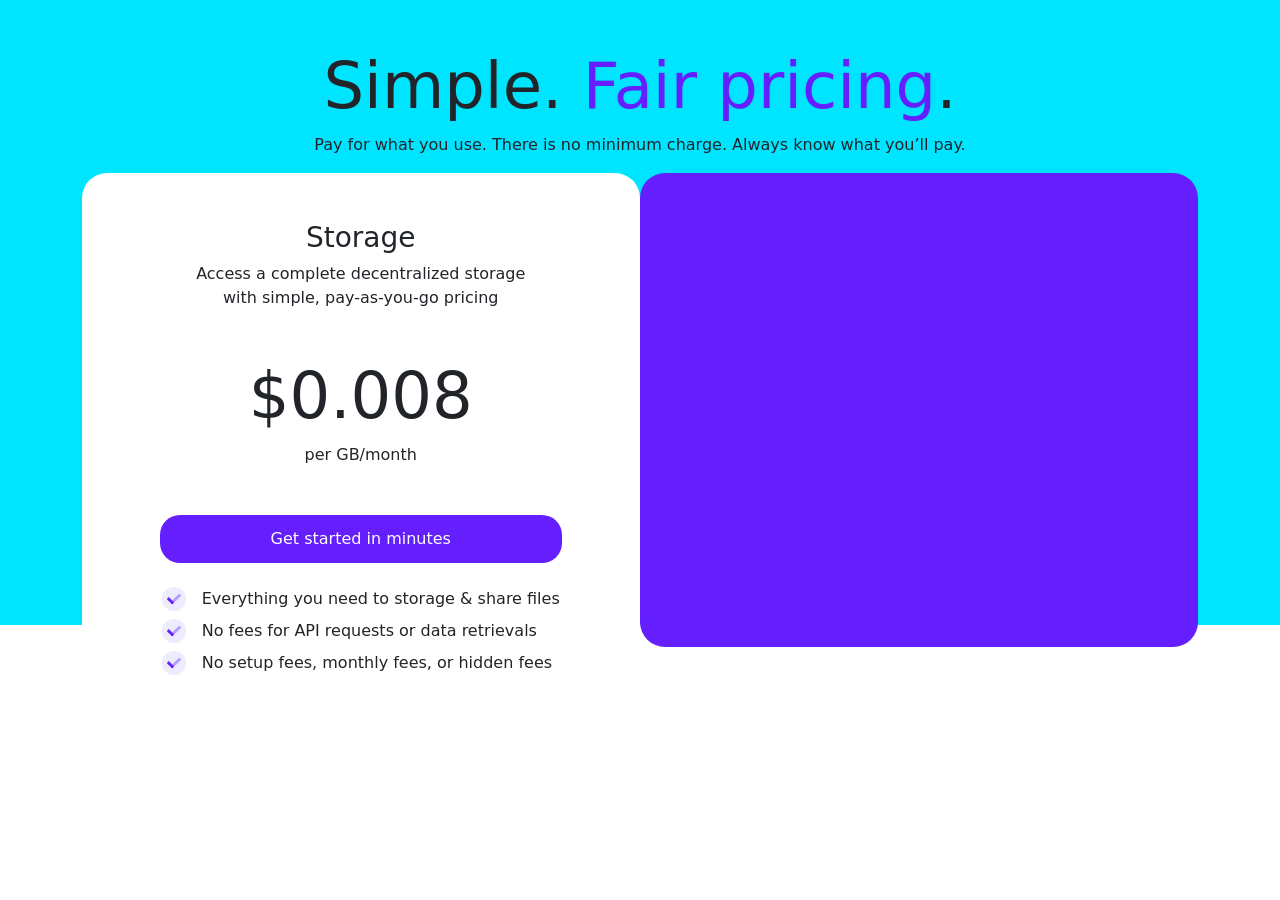
<file: Bootstrap/index.html>
<!DOCTYPE html>
<html lang="en">
<head>
    <meta charset="UTF-8">
    <meta name="viewport" content="width=device-width, initial-scale=1.0">
    <link href="https://cdn.jsdelivr.net/npm/bootstrap@5.3.8/dist/css/bootstrap.min.css" rel="stylesheet" integrity="sha384-sRIl4kxILFvY47J16cr9ZwB07vP4J8+LH7qKQnuqkuIAvNWLzeN8tE5YBujZqJLB" crossorigin="anonymous">
    <title>Document</title>
     <link rel="stylesheet" href="styles.css">
    <script src="https://cdn.jsdelivr.net/npm/bootstrap@5.3.8/dist/js/bootstrap.bundle.min.js" integrity="sha384-FKyoEForCGlyvwx9Hj09JcYn3nv7wiPVlz7YYwJrWVcXK/BmnVDxM+D2scQbITxI" crossorigin="anonymous"></script>
</head>
<body>
    <section class="central">
    <div class="container">
        
    </div>
    </section>
   
    <div class="simple" >
        <div class="pt-5 text-center">
            <h2>
                Simple. <span class="Primary">Fair pricing</span>.
            </h2>
            <p>Pay for what you use. There is no minimum charge. Always know what you’ll pay.</p>
        </div>

        <div class="container">
            <div class="banerwrapper d-flex flex-lg-row  justify-content-center flex-sm-column" >
                <div class="storage-wrapper d-flex flex-column align-items-lg-center ">
                     <h3 class="mt-5">
                    Storage
                </h3>
                <p class="mb-5 text-center">
                  <span class="d-lg-block"> Access a complete decentralized storage </span>
                  <span> with simple, pay-as-you-go pricing</span>
                </p>
               <h2>
                $0.008
               </h2>
               <p class="mb-5">
                per GB/month
               </p>
               <div class="my-btn mb-4">
                <a  href="#">Get started in minutes</a>
               </div>
               <div class="storage-img ">
                    <div class="d-flex gap-3 pb-2">
                     <img src="./Group 221.svg">
                     <span>Everything you need to storage & share files</span>
                    </div>

                    <div class="d-flex gap-3 pb-2">
                     <img src="./Group 221.svg">
                     <span>No fees for API requests or data retrievals</span>
                    </div>

                    <div class="d-flex gap-3">
                     <img src="./Group 221.svg">
                     <span>No setup fees, monthly fees, or hidden fees</span>
                    </div>
               </div>
            </div>
             
            
                <div class="transfer">

                </div>
            </div>
        </div>
    </div>
</body>
</html>
</file>
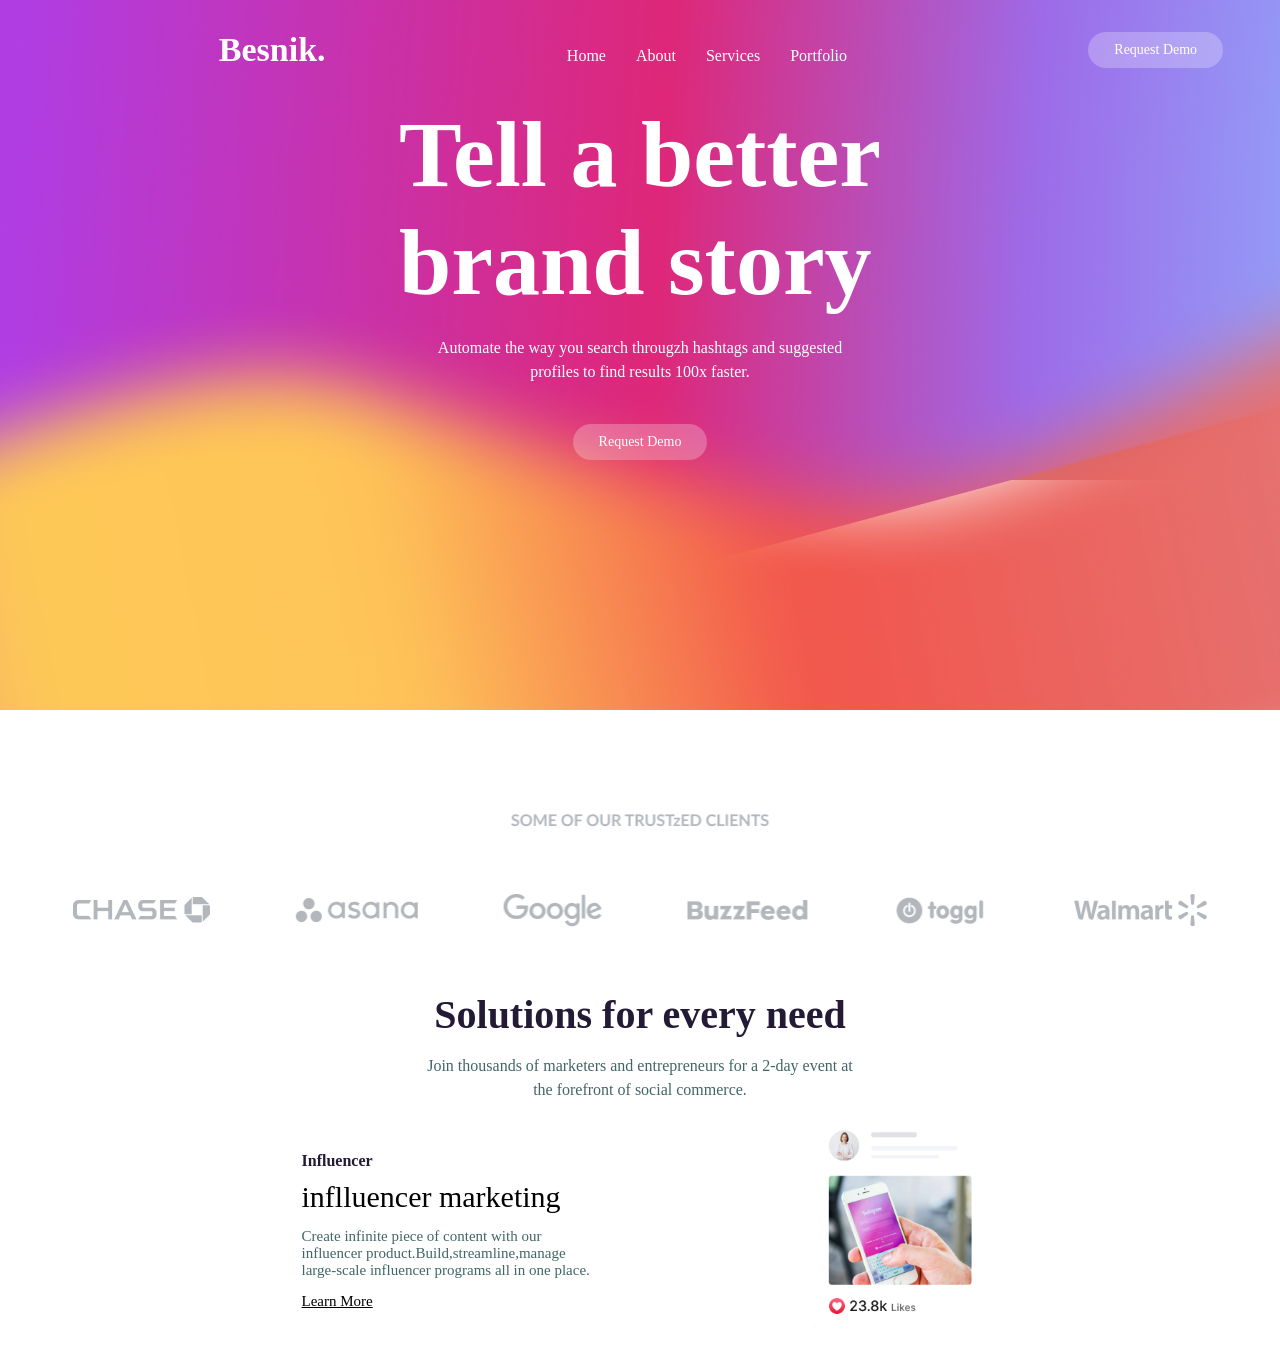
<file: class work 2/index.html>
<!DOCTYPE html>
<html lang="en">
<head>
    <meta charset="UTF-8">
    <meta name="viewport" content="width=device-width, initial-scale=1.0">
    <title>Document</title>
    <link rel="stylesheet" href="./styles.css">
</head>
<body>
    <div class="img-bg">
    <header>
        <div class="navbar">
            <div class="logo">
                <label>Besnik.</label>
            </div>
            <div class="nav-links">
             <a href="#">Home</a>
             <a href="#">About</a>
             <a href="#">Services</a>
             <a href="#">Portfolio</a>
            </div>
            <span class="nav-btn">Request Demo</span>     
    </div>
    </header>
    <div class="content">
        <h1>Tell a better <br>brand story</h1>
        <p>Automate the way you search througzh hashtags and suggested<br>
        profiles to find results 100x faster.
    </p>
    <span class="nav-btn">Request Demo</span>  
    </div>
    </div>
<div class="main-wrap">
    <div class="partners">
        <img src="./partners.png" alt="google logo">
          <h2>Solutions for every need</h2>
            <p>Join thousands of marketers and entrepreneurs for a 2-day event at
            <br>the forefront of social commerce.<br>
    </div>
    <div class="cart">
        <div class="influecer-cart" >
            <p>Influencer</p>
            <h1>inflluencer marketing</h1>
            <label>Create infinite piece of content with our<br>
             influencer product.Build,streamline,manage<br>large-scale
             influencer programs all in one place.
            </label>
            <a href="#">Learn More</a>
        </div>

        <div class="influecer-image" >
           <img src="./Mask.png" alt="influencer image"> 
        </div>
    </div>
</div>
</body>
</html>
</file>
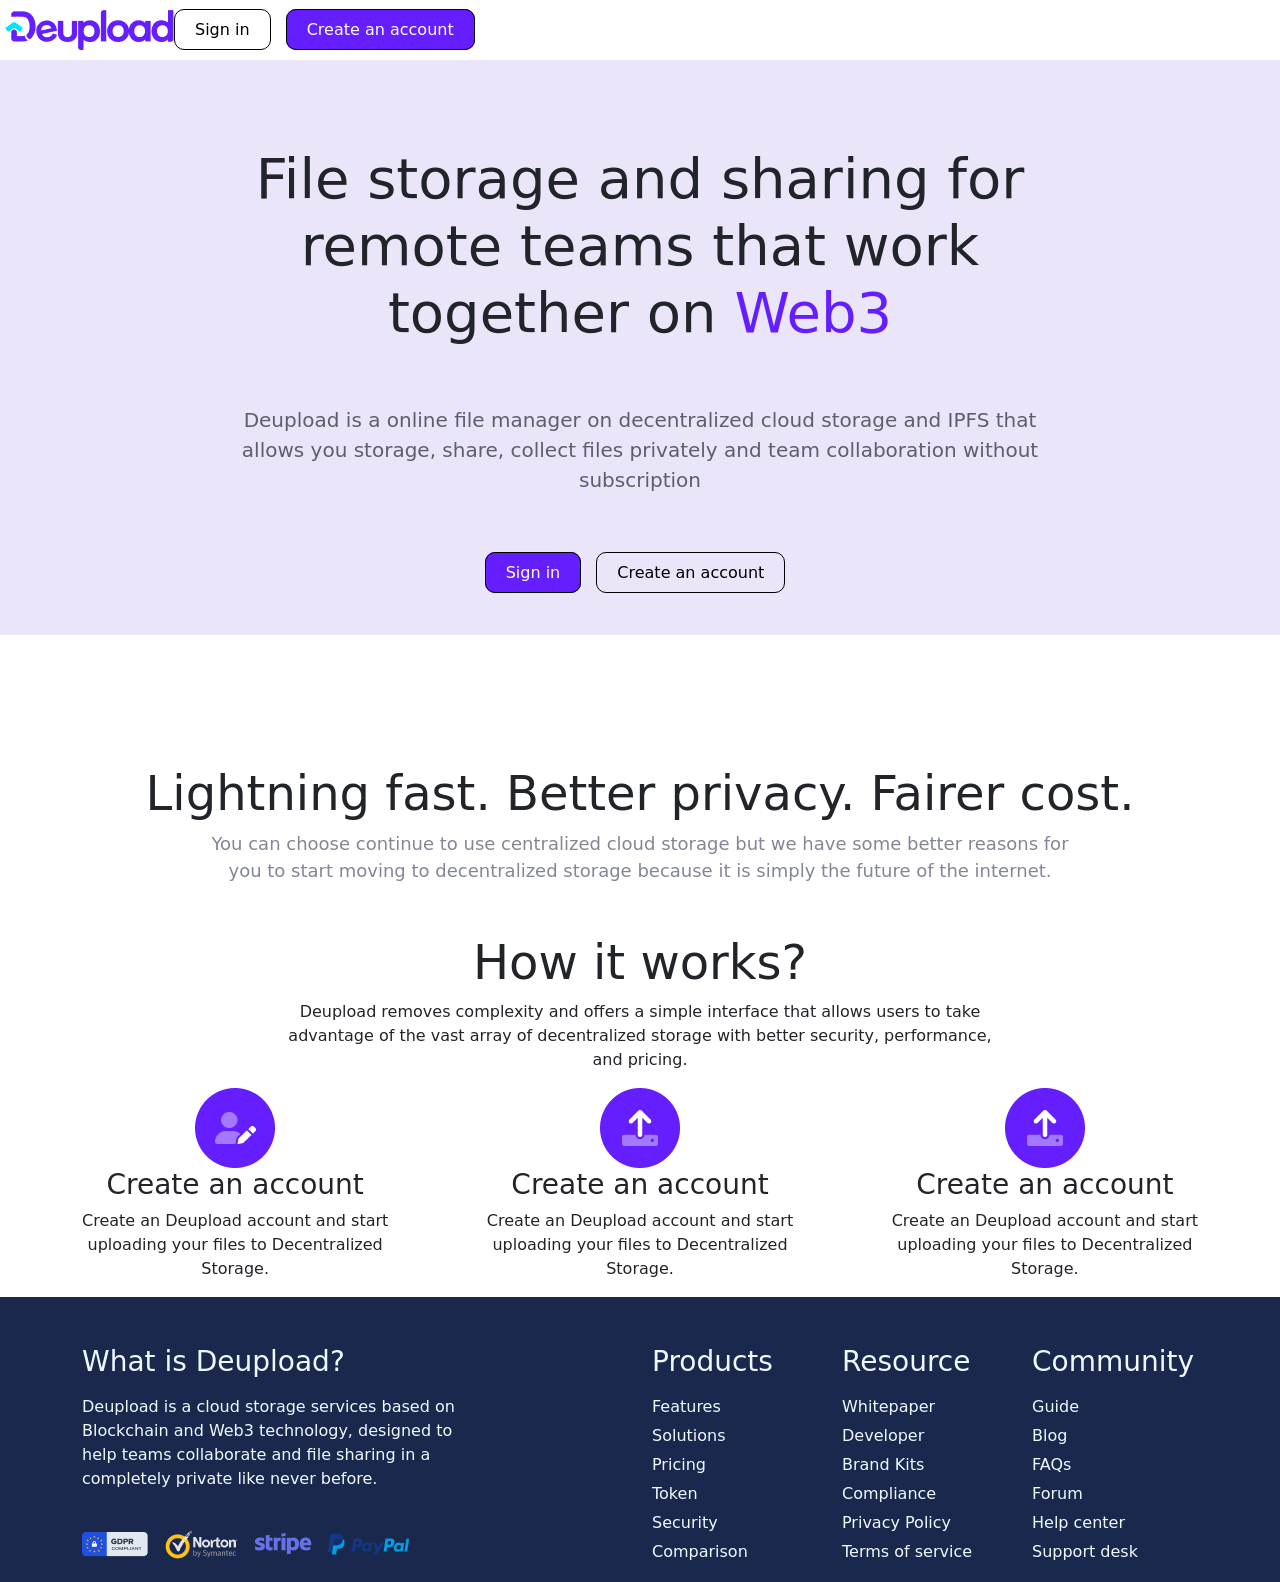
<file: Class work 5/index.html>
<!doctype html>
<html lang="en">
  <head>
    <meta charset="UTF-8" />
    <meta name="viewport" content="width=device-width, initial-scale=1.0" />
    <link rel="stylesheet" href="styles.css" />
    <link
      href="https://cdn.jsdelivr.net/npm/bootstrap@5.3.8/dist/css/bootstrap.min.css"
      rel="stylesheet"
      integrity="sha384-sRIl4kxILFvY47J16cr9ZwB07vP4J8+LH7qKQnuqkuIAvNWLzeN8tE5YBujZqJLB"
      crossorigin="anonymous"
    />
    <title>Document</title>
  </head>
  <body>
    <section class="nav">
      <div class="navwrap">
        <div class="logo">
          <img src="./images/logo-color 1.png" />
        </div>
        <div>
          <a href="#" class="secondary">Sign in</a>
          <a href="#" class="Primary">Create an account</a>
        </div>
      </div>
    </section>
    <section class="baner">
      <div class="banerwrap">
        <h2>
          <span>File storage and sharing for</span>
          <span class="line-break">remote teams that work </span>
          <span class="line-break"
            >together on <span class="web">Web3</span></span
          >
        </h2>

        <p>
          <span
            >Deupload is a online file manager on decentralized cloud storage
            and IPFS that
          </span>
          <span class="line-break"
            >allows you storage, share, collect files privately and team
            collaboration without
          </span>
          <span class="line-break">subscription</span>
        </p>

        <div>
          <a href="#" class="Primary">Sign in</a>
          <a href="#" class="secondary">Create an account</a>
        </div>
      </div>
    </section>
    <!-- <section class="baner-sec">
        <div class="container">
           <div class="pic"></div>
        </div>
    </section> -->
    <section class="lightning">
      <div class="container">
        <div class="lightningwrapper">
          <h2>Lightning fast. Better privacy. Fairer cost.</h2>
          <p>
            <span
              >You can choose continue to use centralized cloud storage but we
              have some better reasons for</span
            >
            <span class="line-break">
              you to start moving to decentralized storage because it is simply
              the future of the internet.</span
            >
          </p>
        </div>
      </div>
    </section>
    <section class="works">
      <div class="container">
        <div class="work-heading text-center">
          <h2>How it works?</h2>
          <p class="m-bt-5">
            <span class="d-lg-block"
              >Deupload removes complexity and offers a simple interface that
              allows users to take</span
            >
            <span class="d-lg-block"
              >advantage of the vast array of decentralized storage with better
              security, performance,</span
            >
            <span class="d-lg-block">and pricing.</span>
          </p>
        </div>
        <div class="creat-wrapper d-lg-flex justify-content-lg-between">
          <div class="create-acount text-center">
            <div>
              <img src="./images/Createacoount.png" />
            </div>
            <div>
              <h3>Create an account</h3>
              <p>
                <span class="d-lg-block d-md-block"
                  >Create an Deupload account and start
                </span>
                <span class="d-lg-block d-md-block"
                  >uploading your files to Decentralized
                </span>
                <span class="d-lg-block d-md-block">Storage. </span>
              </p>
            </div>
          </div>

          <div class="create-acount text-center">
            <div>
              <img src="./images/upload.png" />
            </div>
            <div>
              <h3>Create an account</h3>
              <p>
                <span class="d-lg-block d-md-block"
                  >Create an Deupload account and start
                </span>
                <span class="d-lg-block d-md-block"
                  >uploading your files to Decentralized
                </span>
                <span class="d-lg-block d-md-block">Storage. </span>
              </p>
            </div>
          </div>

          <div class="create-acount text-center">
            <div>
              <img src="./images/upload.png" />
            </div>
            <div>
              <h3>Create an account</h3>
              <p>
                <span class="d-lg-block d-md-block"
                  >Create an Deupload account and start
                </span>
                <span class="d-lg-block d-md-block"
                  >uploading your files to Decentralized
                </span>
                <span class="d-lg-block d-md-block">Storage. </span>
              </p>
            </div>
          </div>
        </div>
      </div>
    </section>
    <section class="footer">
      <div class="container">
        <div class="footwrapper">
          <div class="upload">
            <div class="row">
              <div class="col-lg-6">
                <h3 class="mb-lg-3 mt-lg-5">What is Deupload?</h3>
                <p>
                  <span class="d-lg-block d-md-block">Deupload is a cloud storage services based on</span>
                  <span class="d-lg-block d-md-block">Blockchain and Web3 technology, designed to</span>
                  <span class="d-lg-block d-md-block">help teams collaborate and file sharing in a </span>
                  <span class="d-lg-block d-md-block">completely private like never before.</span>
                </p>
                <div class="footerlogo d-flex gap-lg-3 align-items-center" >
                  <img src="./images/GDPR compliant - GDPR Copy 5.png">
                  <img src="./images/norton-by-symantec-vector-logo 1.png">
                  <img src="./images/stripe-seeklogo.com 1.png">
                  <img src="./images/pay.png">
                </div>
              </div>
              <div class="col-lg-2">
                    <h3 class="mb-lg-3 mt-lg-5">Products</h3>
                    <ul>
                      <li>Features</li>
                      <li>Solutions</li>
                      <li>Pricing</li>
                      <li>Token</li>
                      <li>Security</li>
                      <li>Comparison</li>
                    </ul>
              </div>
              <div class="col-lg-2">
                    <h3 class="mb-lg-3 mt-lg-5">Resource</h3>
                    <ul>
                      <li>Whitepaper</li>
                      <li>Developer</li>
                      <li>Brand Kits</li>
                      <li>Compliance</li>
                      <li>Privacy Policy</li>
                      <li>Terms of service</li>
                    </ul>
              </div>
               <div class="col-lg-2">
                    <h3 class="mb-lg-3 mt-lg-5">Community</h3>
                    <ul>
                      <li>Guide</li>
                      <li>Blog</li>
                      <li>FAQs</li>
                      <li>Forum</li>
                      <li>Help center</li>
                      <li>Support desk</li>
                    </ul>
              </div>
            </div>
          </div>
        </div>
      </div>
    </section>
  </body>
</html>
</file>
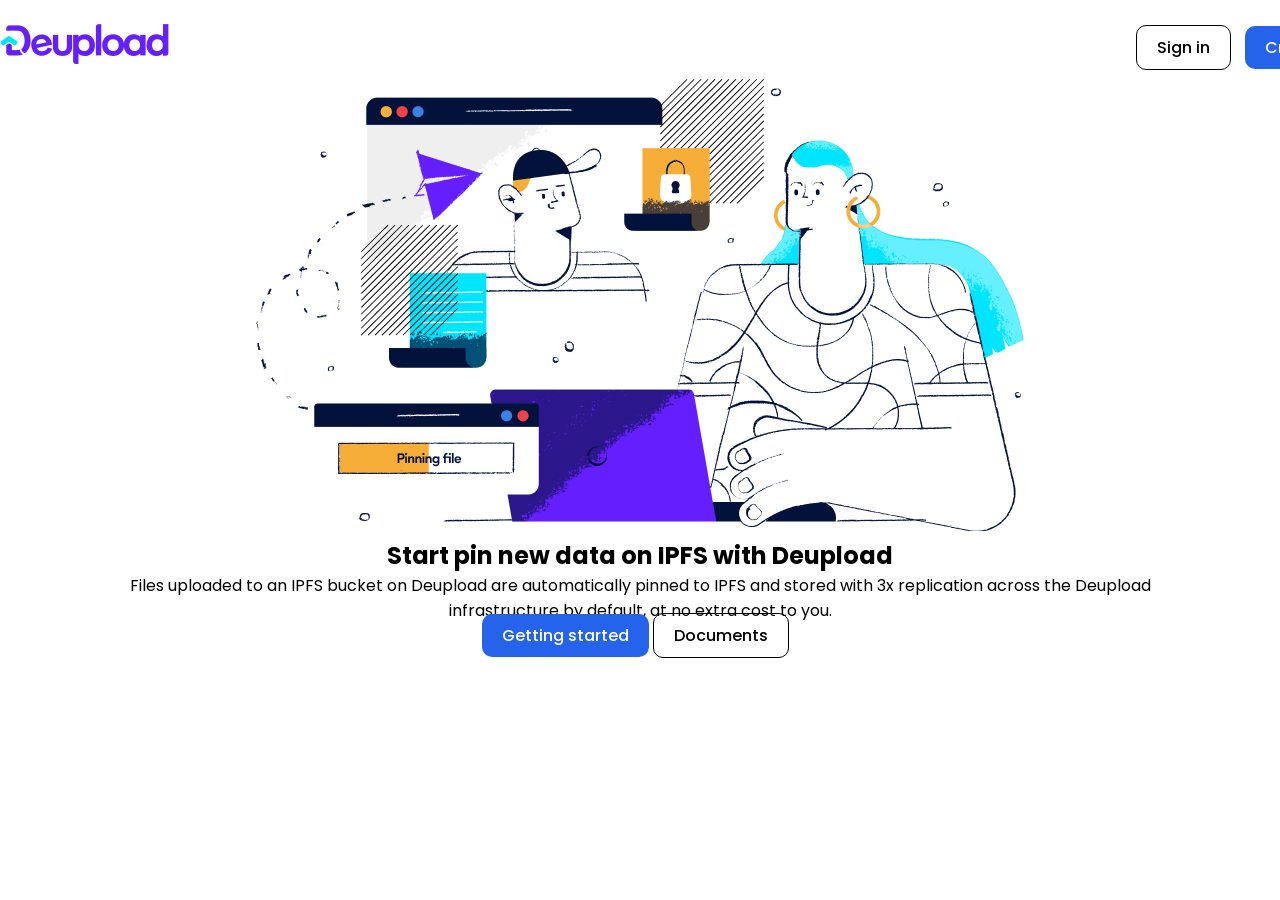
<file: Class work4/index.html>
<!doctype html>
<html lang="en">
  <head>
    <meta charset="UTF-8" />
    <meta name="viewport" content="width=device-width, initial-scale=1.0" />
    <title>Document</title>
    <link rel="preconnect" href="https://fonts.googleapis.com" />
    <link rel="preconnect" href="https://fonts.gstatic.com" crossorigin />
    <link
      href="https://fonts.googleapis.com/css2?family=Poppins:ital,wght@0,100;0,200;0,300;0,400;0,500;0,600;0,700;0,800;0,900;1,100;1,200;1,300;1,400;1,500;1,600;1,700;1,800;1,900&display=swap"
      rel="stylesheet"
    />
    <link rel="stylesheet" href="styles.css" />
  </head>
  <body>
    <nav class="navbar">
      <div>
        <img src="./images/logo-color 1.png" alt="Logo" class="logo" />
      </div>
      <div class="navbtn">
        <a href="#" class="signbtn">Sign in</a>
        <a href="#" class="createbtn">Create an Account</a>
      </div>
    </nav>
    <section class="bgimg">
      <div class="container">
      <div class="main"> 
          <div class="content">
          <img src="./images/Frame.png" alt="Main Image" class="mainimg" />
        </div>
        <h1>Start pin new data on IPFS with Deupload</h1>
        <p>
        Files uploaded to an IPFS bucket on Deupload are automatically pinned to IPFS and stored with 3x <span class="line-break">replication across the Deupload infrastructure by default, at no extra cost to you.</span>
        </p>
        <div class="btn-sca">
            <a href="#" class="createbtn">Getting started</a>
            <a href="#" class="signbtn">Documents</a>
        </div>
      </div>
      </div>
      
    </section>
  </body>
</html>
</file>
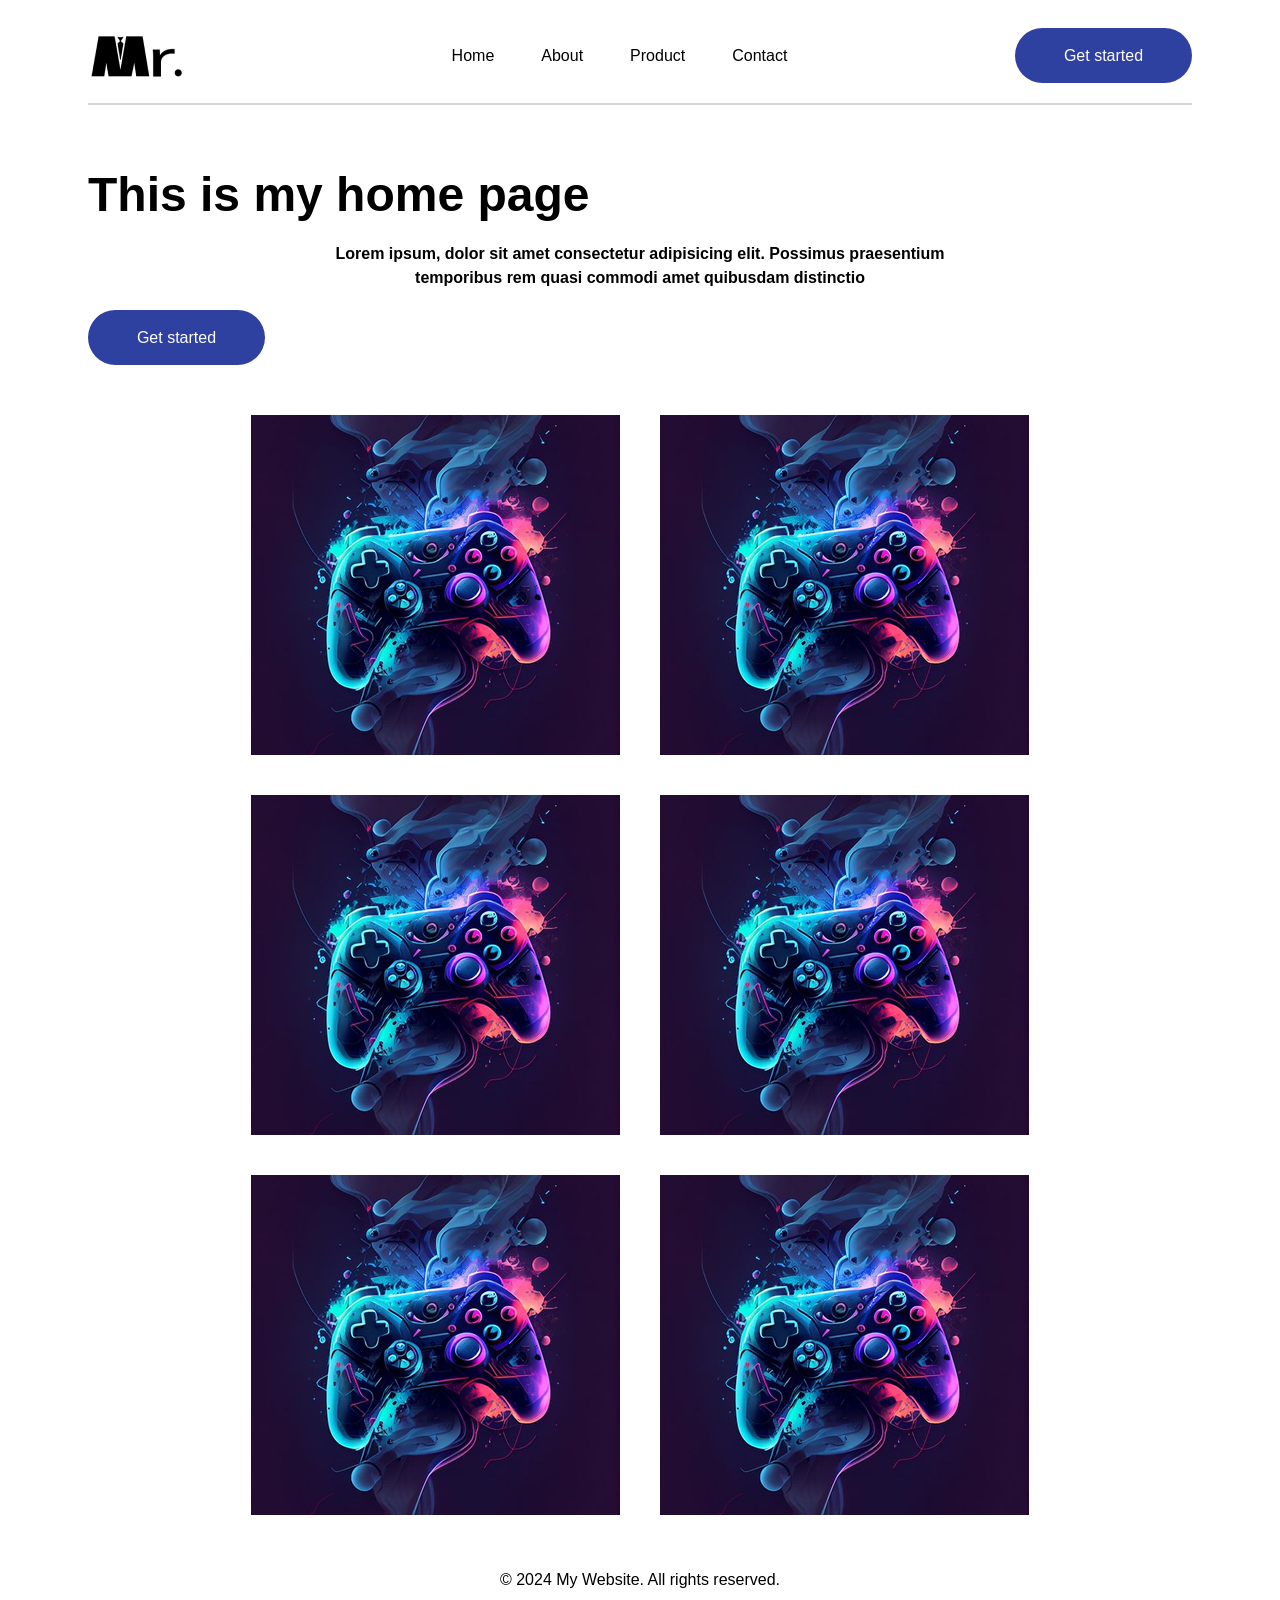
<file: Classwork1/index.html>
<!DOCTYPE html>
<html lang="en">
  <head>
    <meta charset="UTF-8" />
    <meta name="viewport" content="width=device-width, initial-scale=1.0" />
    <link rel="stylesheet" href="style.css" />
    <title>Document</title>
  </head>
  <body>
    <header >
      <nav class="nav-links">
        <div class="logo">
          <img src="./Mr.png" alt="Logo" />
        </div>
        <ul>
          <li><a href="#home">Home</a></li>
          <li><a href="#about">About</a></li>
          <li><a href="#services">Product</a></li>
          <li><a href="#contact">Contact</a></li>
        </ul>
        <div class="nav-label">
          <label><a href="#get">Get started</a></label>
        </div>
      </nav>
    </header>

    <div class="content">
      <h1>This is my home page</h1>
      <p>
        Lorem ipsum, dolor sit amet consectetur adipisicing elit. Possimus
        praesentium <br>temporibus rem quasi commodi amet quibusdam distinctio
      </p>
      <div class="nav-label" style="margin-top: 20px;">
        <label><a href="#get">Get started</a></label>
      </div>
    </div>

<div class="flex-container">
    <img src="./Group 35.png" alt="Image 1">
    <img src="./Group 35.png" alt="Image 1">
    <img src="./Group 35.png" alt="Image 1">
    <img src="./Group 35.png" alt="Image 1">
    <img src="./Group 35.png" alt="Image 1">
    <img src="./Group 35.png" alt="Image 1">   
</div>

    <footer>
      <p>© 2024 My Website. All rights reserved.</p>
    </footer>
  </body>
</html>
</file>
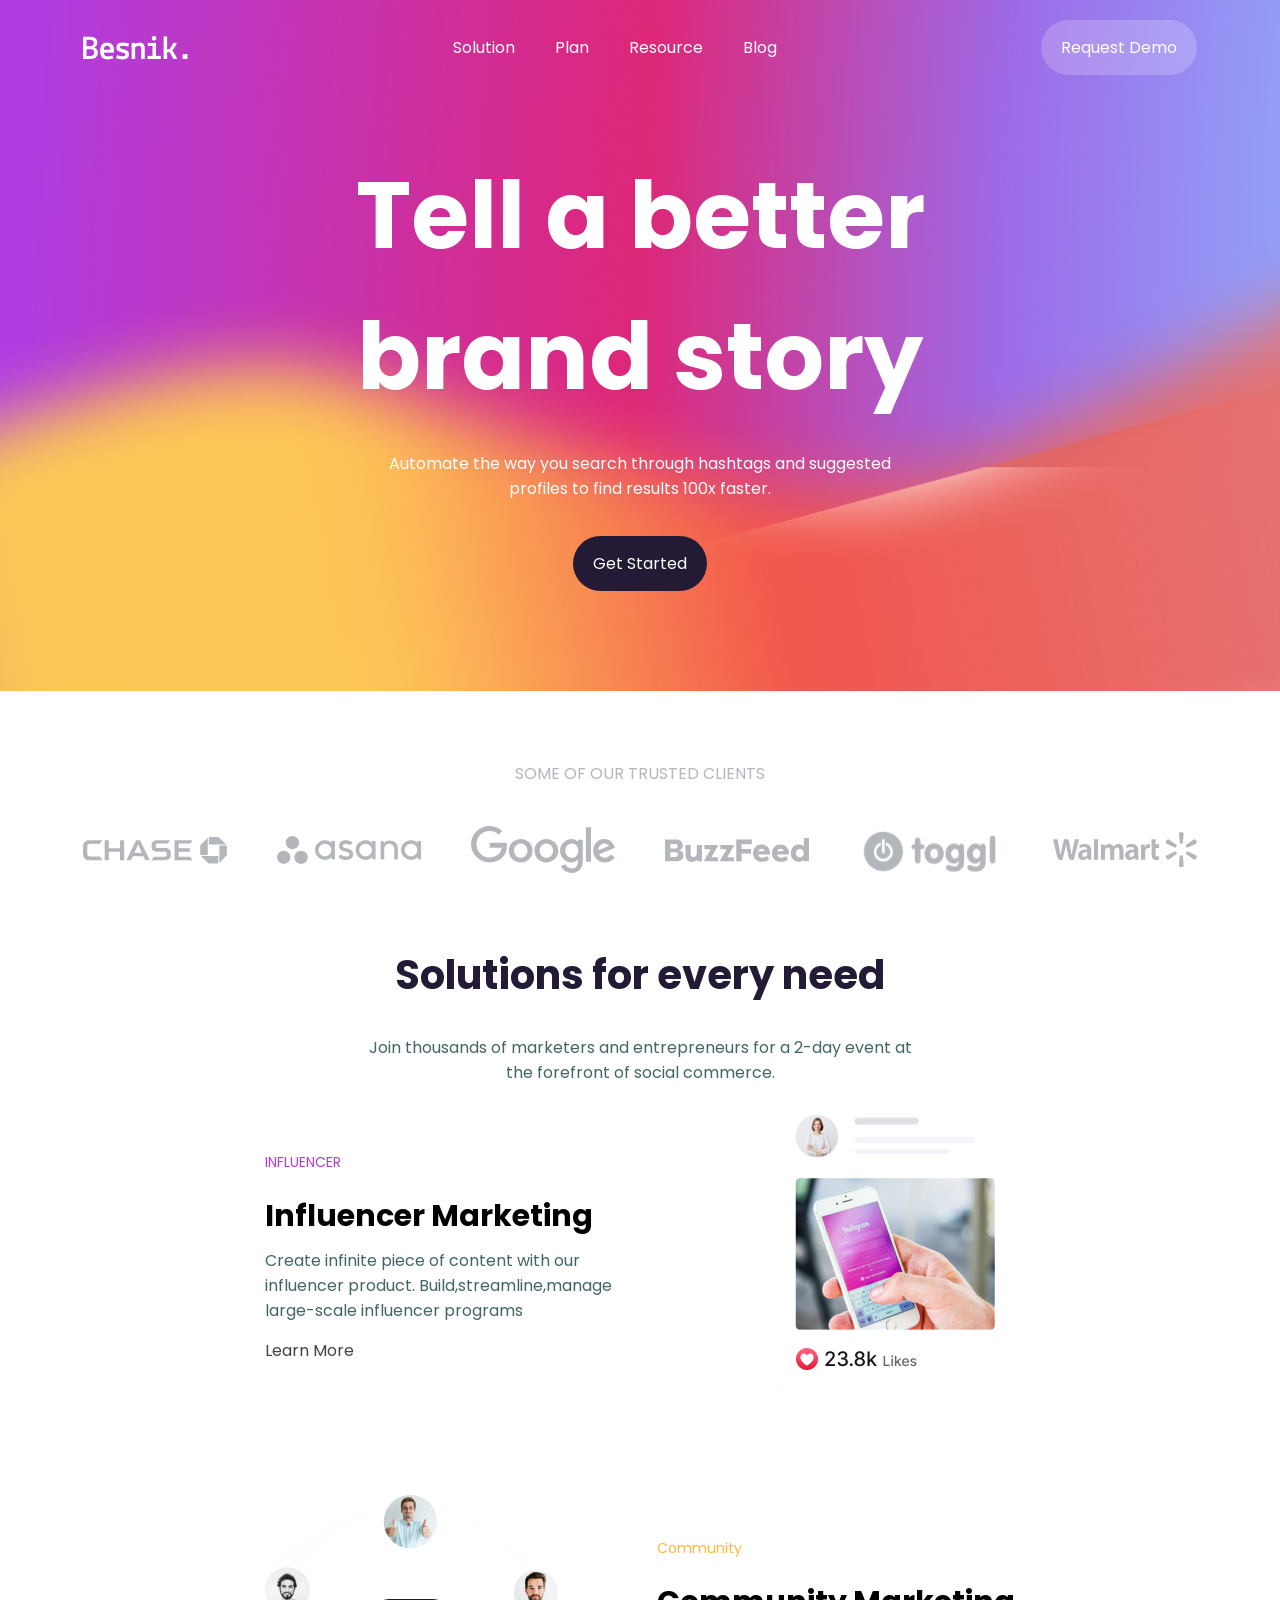
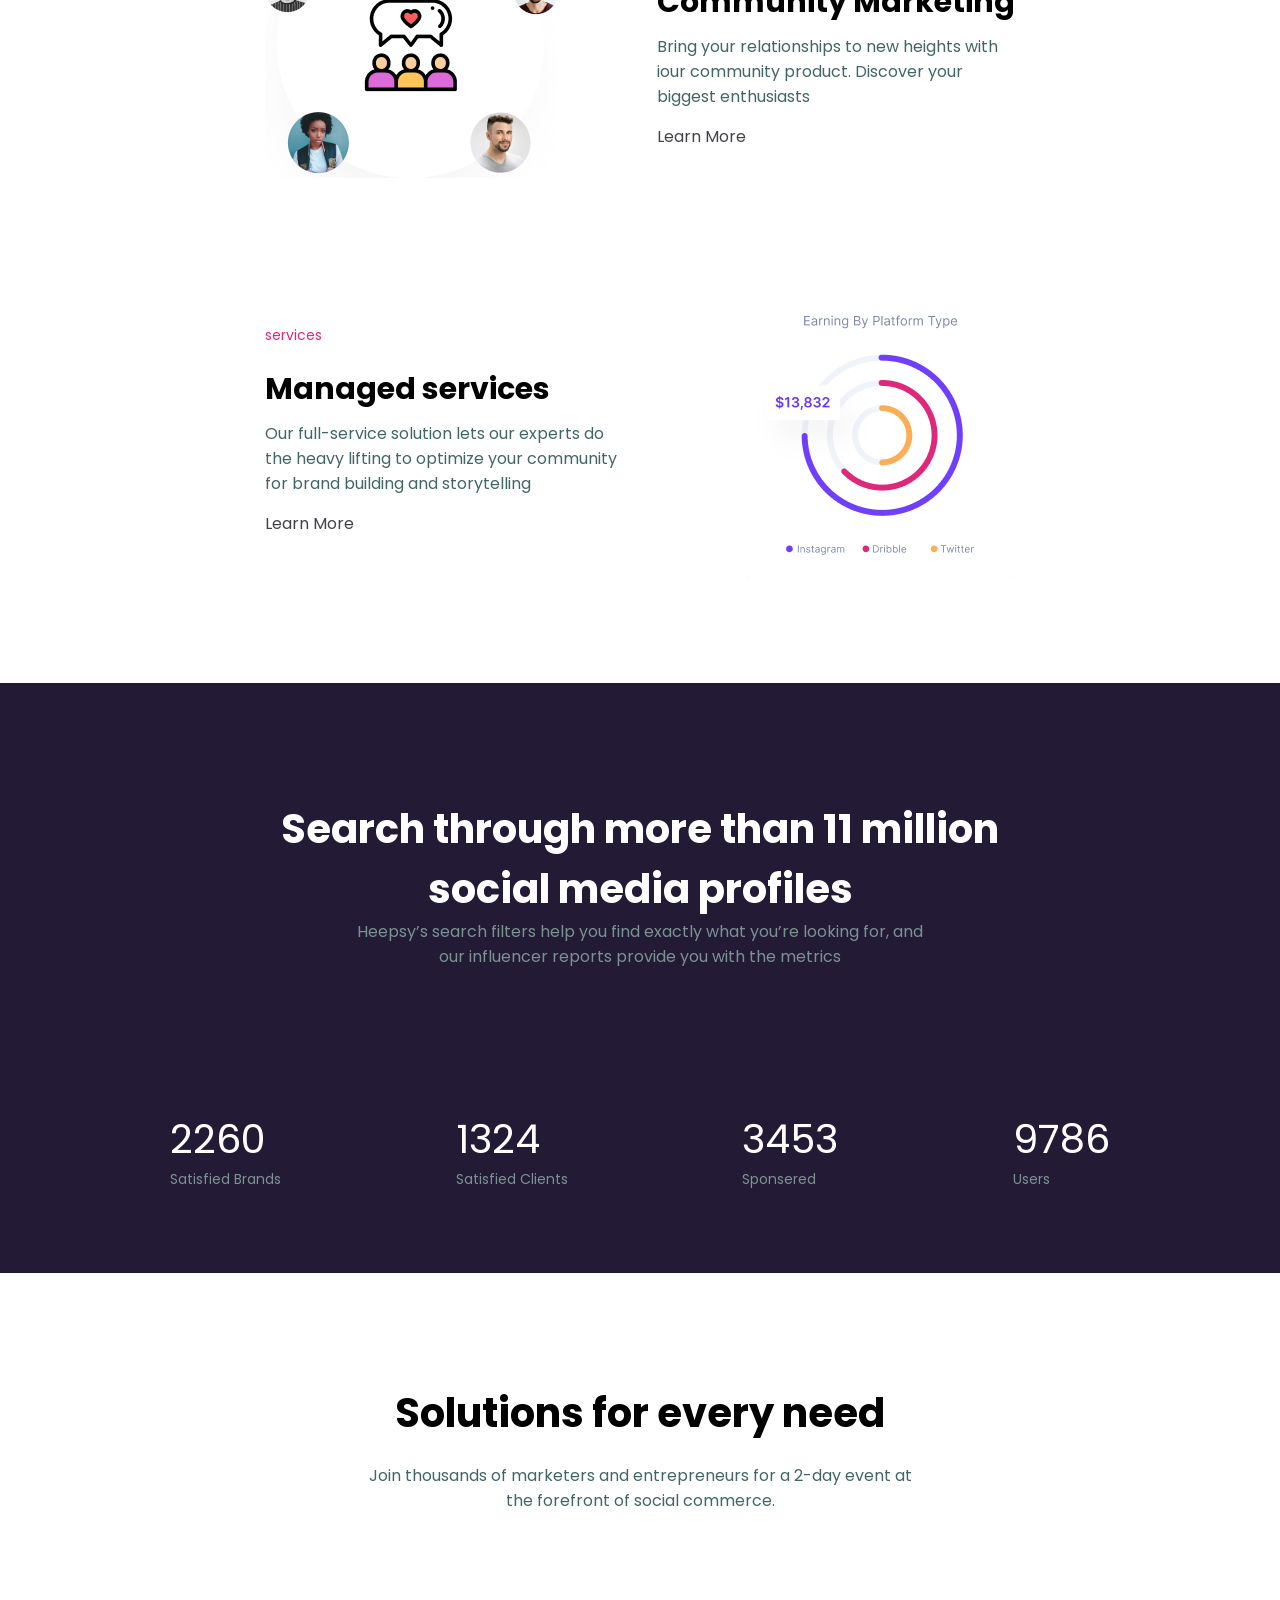
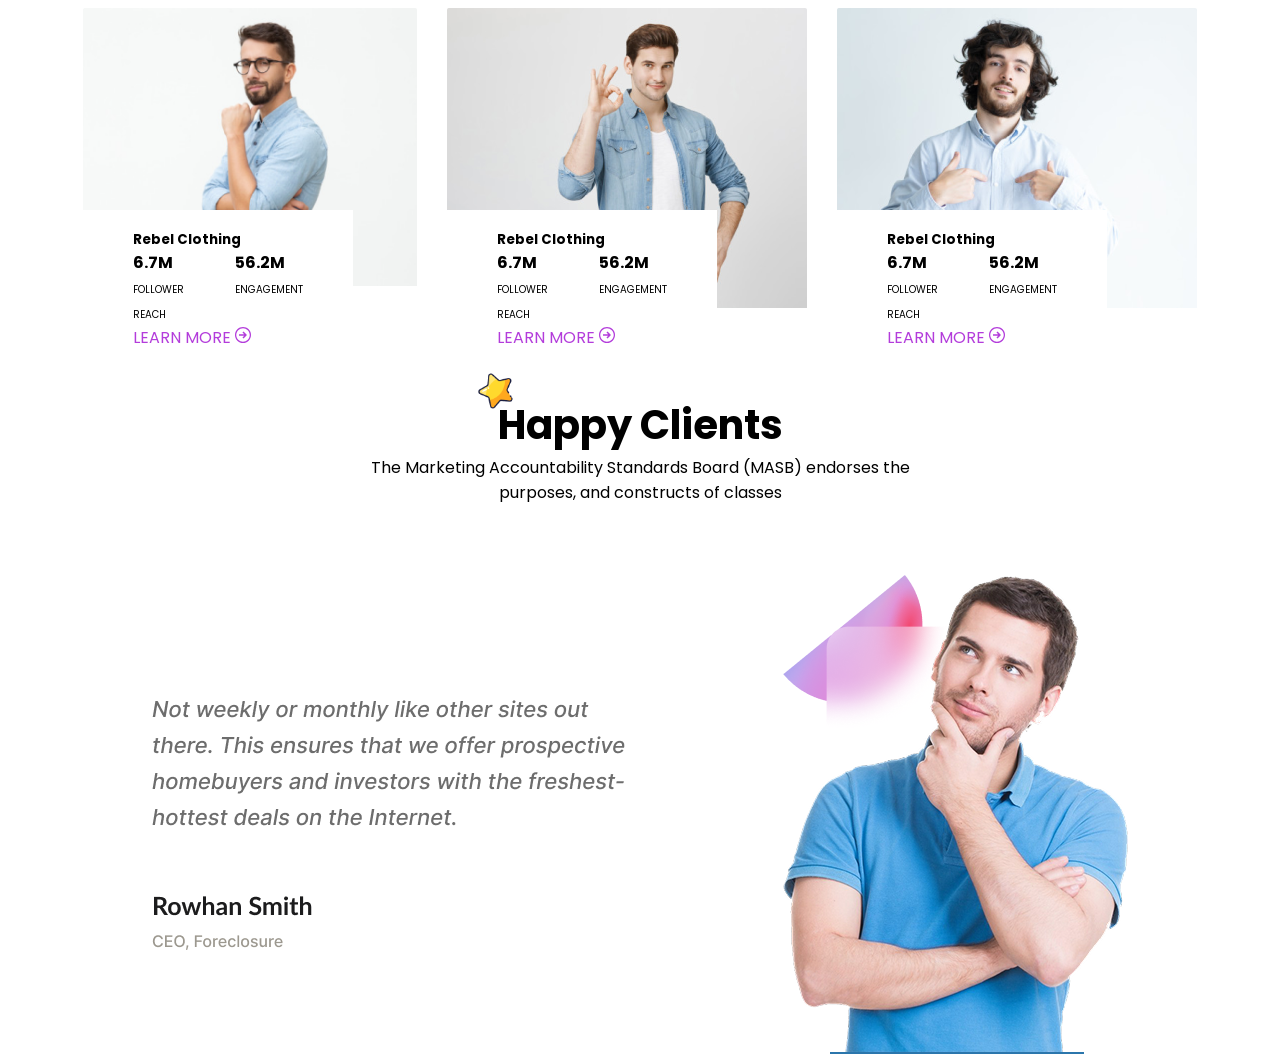
<file: Classwork3 /index.html>
<!DOCTYPE html>
<html lang="en">
  <head>
    <meta charset="UTF-8" />
    <meta name="viewport" content="width=device-width, initial-scale=1.0" />
    <title>Document</title>
    <link rel="stylesheet" href="style.css" />
  </head>

  <body>
    <main>
      <header>
        <div class="container">
          <div class="head-wrapper">
            <img src="./image/Besnik.png" alt="Logo" />
            <nav>
              <a href="#">Solution</a>
              <a href="#">Plan</a>
              <a href="#">Resource</a>
              <a href="#">Blog</a>
            </nav>
            <a href="#" class="btn secondary">Request Demo</a>
          </div>
        </div>
      </header>

      <section class="banner">
        <div class="container">
          <div class="banner-wrapper">
            <h1>
              <span class="line-break">Tell a better</span>
              <span class="line-break"> brand story</span>
            </h1>
            <p>
              <span class="line-break"
                >Automate the way you search through hashtags and
                suggested</span
              >
              <span class="line-break"
                >profiles to find results 100x faster.</span
              >
            </p>
            <a href="#" class="btn primary">Get Started</a>
          </div>
        </div>
      </section>
    </main>

    <div class="container">
      <div class="trusted-clients-wrapper">
        <p>SOME OF OUR TRUSTED CLIENTS</p>
      </div>
      <div class="clients-logos">
        <img src="./image/CHASE.svg" alt="Clients Logos" />
        <img src="./image/Asana-团队协作应用.svg" alt="Clients Logos" />
        <img src="./image/Group 9.svg" alt="Clients Logos" />
        <img src="./image/Buzzfeed 网络新闻媒体公司.svg" alt="Clients Logos" />
        <img src="./image/Mask Group.svg" alt="Clients Logos" />
        <img src="./image/Walmart.svg" alt="Clients Logos" />
      </div>
    </div>
    <section class="container">
      <div class="Solution">
        <h2>Solutions for every need</h2>
        <p>
          <span class="line-break"
            >Join thousands of marketers and entrepreneurs for a 2-day event at
          </span>
          <span class="line-break">the forefront of social commerce.</span>
        </p>
      </div>
    </section>


    <section class="cart-container">
        <div class="first-card-wrapper">
          <div class="first-cart">
          <label>INFLUENCER</label>
          <h3>Influencer Marketing</h3>
          <p>
            <span class="line-break">
              Create infinite piece of content with our</span>
            
    
            <span class="line-break"
              >influencer product. Build,streamline,manage</span
            >
            <span class="line-break">large-scale influencer programs</span>
          </p>
          <a href="#">Learn More</a>
        </div>

           <div class="first-img">
          <img src="./image/phone.png" alt="influencer marketing" />
        </div>
        </div>

        <div class="community-cart-wrapper">
            <div class="first-card-wrapper">
               <div class="first-img">
          <img src="./image/Friends.png" alt="influencer marketing" />
        </div>
          <div class="first-cart">
          <label>Community</label>
          <h3>Community Marketing</h3>
          <p>
            <span class="line-break">
              Bring your relationships to new heights with</span>
            <span class="line-break"
              >iour community product. Discover your </span
            >
            <span class="line-break">biggest enthusiasts</span>
          </p>
          <a href="#">Learn More</a>
        </div>
        </div>
        </div>
    
        <div class="service-cart-wrapper">
           <div class="first-card-wrapper">
          <div class="first-cart">
          <label>services</label>
          <h3>Managed services</h3>
          <p>
            <span class="line-break">
              Our full-service solution lets our experts do </span>
            <span class="line-break"
              >the heavy lifting to optimize your community  </span
            >
            <span class="line-break">for brand building and storytelling</span>
          </p>
          <a href="#">Learn More</a>
        </div>
          <div class="first-img">
          <img src="./image/Service.png" alt="influencer marketing" />
        </div>
        </div>
        </div>
    </section>

    <section class="counter">
      <div class="container">
       <div class="media-wrapper">

        <div class="media">
      <h4>
      <span class="line-break">Search through more than 11 million</span>
      <span class="line-break">social media profiles</span>
      </h4>
      <p>
        <span class="line-break">Heepsy’s search filters help you find exactly what you’re looking for, and</span>
      <span class="line-break">our influencer reports provide you with the metrics</span>
      </p>
    </div>

     <div class="number-wrapper">
     <div class="numbers">
       <label class="state-number">2260</label>
       <p class="state-text">Satisfied Brands</p>
     </div>

     <div class="numbers">
       <label class="state-number">1324</label>
       <p class="state-text">Satisfied Clients</p>
     </div>

     <div class="numbers">
       <label class="state-number">3453</label>
       <p class="state-text">Sponsered</p>
     </div>

     <div class="numbers">
       <label class="state-number">9786</label>
       <p class="state-text">Users</p>
     </div>
     </div>
       </div>

      </div>
    </section>

<section class="need">
    <div class="container">
      
      <div>
        <h2>Solutions for every need</h2>
      </div>

        <div>
          <p><span class="line-break">Join thousands of marketers and entrepreneurs for a 2-day event at</span>
          <span class="line-break">the forefront of social commerce.</span>
          </p>
        </div>

        <div class="need-wrapper">
          <div class="need-img-container">
            <div>
               <img src="./image/image01.png" alt="">
            </div>
              <div class="cart-state">
                <h5>Rebel Clothing</h5>
              <div>
                <div>
                   <h4>6.7M</h4>
                   <span>FOLLOWER REACH</span>
                </div>
                <div>
                   <h4>56.2M</h4>
                   <span>ENGAGEMENT</span>
                </div>
              </div>
                <div>
                  <span>
                    <a>LEARN MORE</a>
                    <img src="./image/arrow-right-2-16px 1.svg"></img>
                  </span>
                </div>
            </div>
            </div>

            <div class="need-img-container">
             <img src="./image/image03.png" alt="">
              <div class="cart-state">
                   <h5>Rebel Clothing</h5>
              <div>
                <div>
                   <h4>6.7M</h4>
                   <span>FOLLOWER REACH</span>
                </div>
                <div>
                   <h4>56.2M</h4>
                   <span>ENGAGEMENT</span>
                </div>
              </div>
                <div>
                  <span>
                    <a>LEARN MORE</a>
                    <img src="./image/arrow-right-2-16px 1.svg"></img>
                  </span>
                </div>
            </div>
            </div>

            <div class="need-img-container">
             <img src="./image/image02.png" alt="">
              <div class="cart-state">
                   <h5>Rebel Clothing</h5>
              <div>
                <div>
                   <h4>6.7M</h4>
                   <span>FOLLOWER REACH</span>
                </div>
                <div>
                   <h4>56.2M</h4>
                   <span>ENGAGEMENT</span>
                </div>
              </div>
                <div>
                  <span>
                    <a>LEARN MORE</a>
                    <img src="./image/arrow-right-2-16px 1.svg"></img>
                  </span>
                </div>
            </div>
            </div>
          </div>
    </div>
    </section>

    <section class="happy">
      <div class="container">
        <div class="sec-head">
        <h2>
        <img src="./image/star.png">
         Happy Clients
        </h2>

        <p><span class="line-break">
          The Marketing Accountability Standards Board (MASB) endorses the </span>
          <span>purposes, and constructs of classes
        </span></p>
      </div>
      </div>
    </section>
    <section class="thinking-img">
      <div class="container">
         <div class="think">
        <img src="./image/happy.png" alt="">
      </div>
      </div>
    </section>
  </body>
</html>
</file>
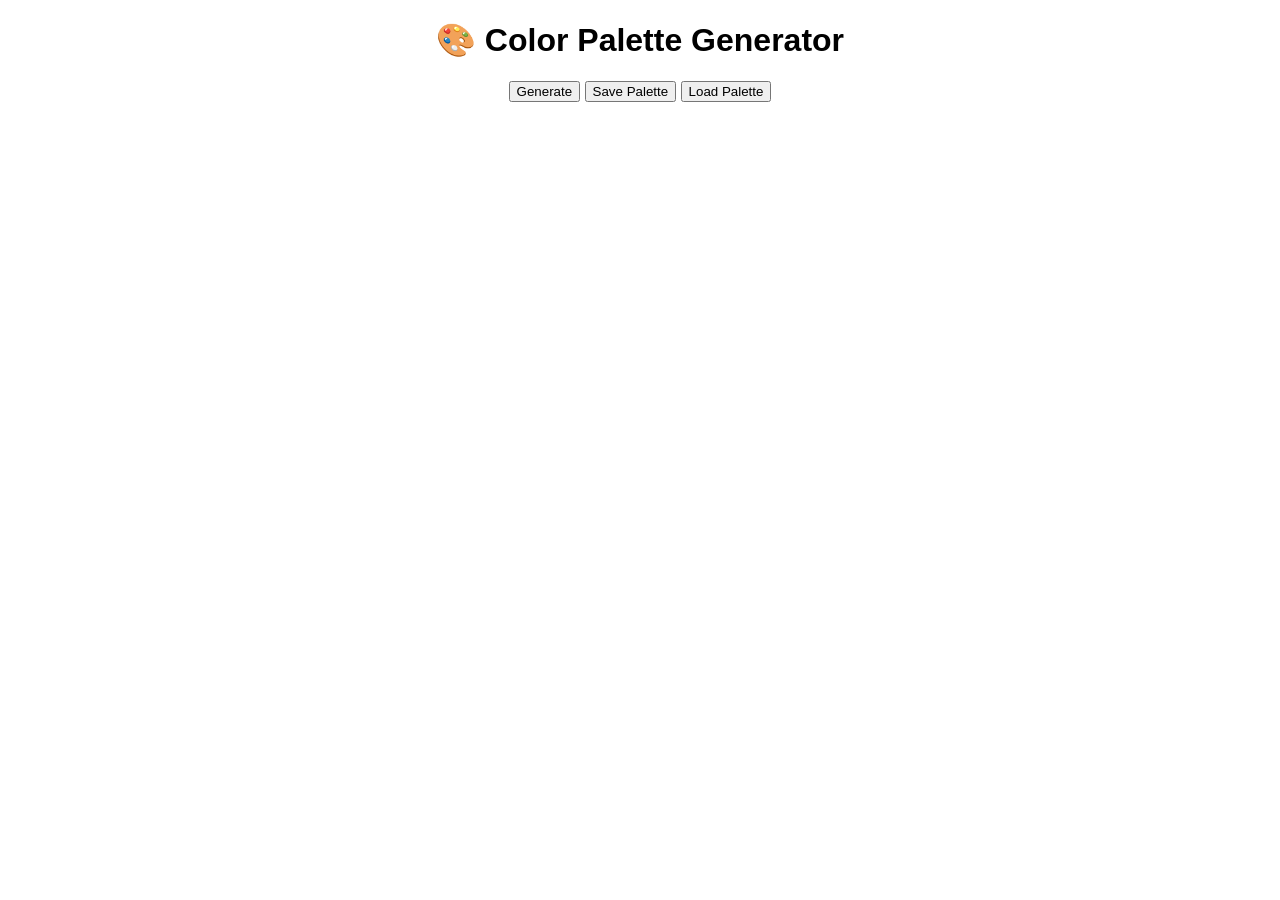
<file: Color Pallet/Index.html>
<!DOCTYPE html>
<html lang="en">
<head>
  <meta charset="UTF-8">
  <title>Color Palette Generator</title>
  <link rel="stylesheet" href="style.css">
</head>
<body>

  <h1>🎨 Color Palette Generator</h1>

  <button id="generateBtn">Generate</button>
  <button id="saveBtn">Save Palette</button>
  <button id="loadBtn">Load Palette</button>

  <div id="palette"></div>

  <script src="app.js"></script>
</body>
</html>
</file>
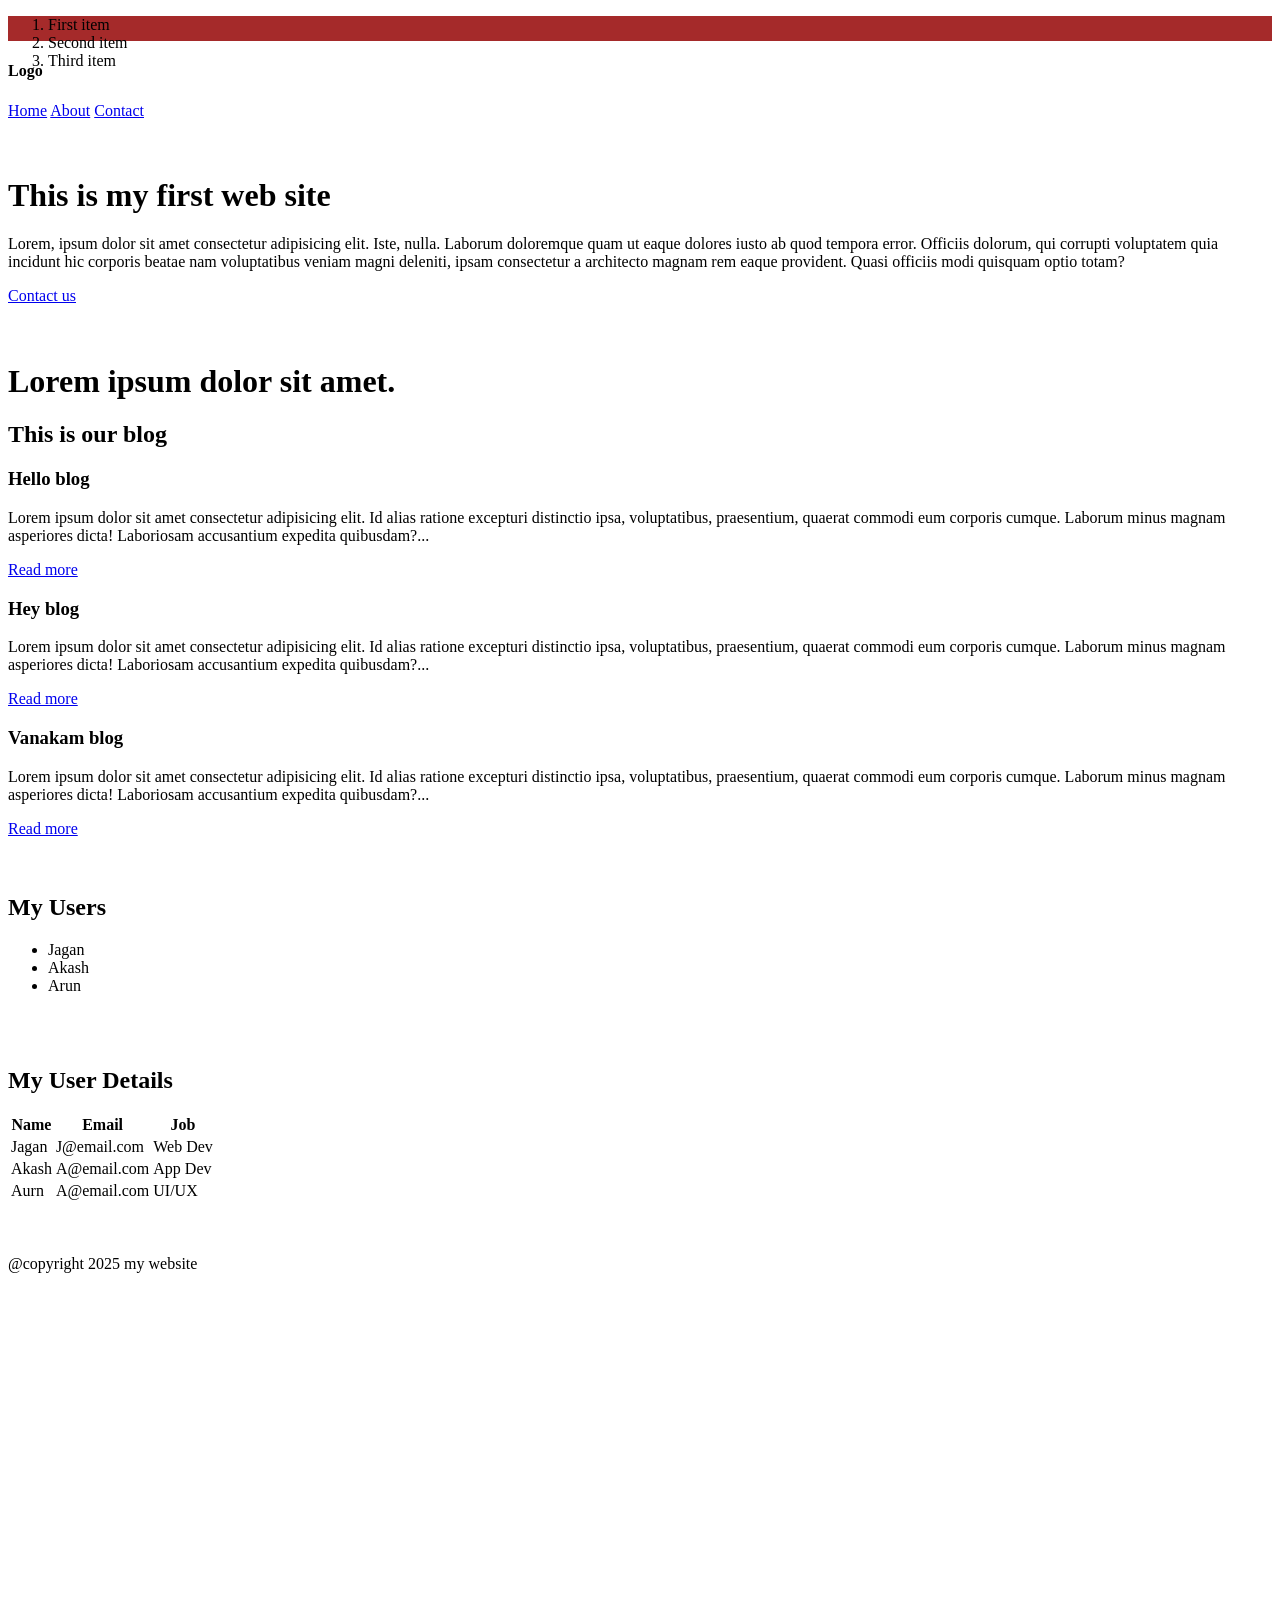
<file: HTML/index.html>
<!DOCTYPE html>
<html lang="en">

<head>
    <meta charset="UTF-8">
    <meta name="viewport" content="width=device-width, initial-scale=1.0">
    <title>My First Web site</title>
    <link rel="stylesheet" href="style.css">
</head>

<body>
<div class="navbar">
<ol>
<li>First item</li>
<li>Second item</li>
<li>Third item</li>
</ol>

</div>

    <div id="header">
        <h4>Logo</h4>
        <div class="nav">
            <a href="index.html">Home</a>
            <a href="about.html">About</a>
            <a href="contact.html">Contact</a>
        </div>
    </div>

    <br>
    <br>

    <div id="banner">
        <h1>This is my first web site</h1>
        <p>Lorem, ipsum dolor sit amet consectetur adipisicing elit. Iste, nulla. Laborum doloremque quam ut eaque
            dolores iusto ab quod tempora error. Officiis dolorum, qui corrupti voluptatem quia incidunt hic corporis
            beatae nam voluptatibus veniam magni deleniti, ipsam consectetur a architecto magnam rem eaque provident.
            Quasi officiis modi quisquam optio totam?</p>
        <a href="#">Contact us</a>
    </div>

    <br>
    <br>


    <div id="blog">
        <h1>Lorem ipsum dolor sit amet.
        </h1>
        <h2>This is our blog</h2>

        <div id="blog-1">
            <h3>Hello blog</h3>
            <p>Lorem ipsum dolor sit amet consectetur adipisicing elit. Id alias ratione excepturi distinctio ipsa,
                voluptatibus, praesentium, quaerat commodi eum corporis cumque. Laborum minus magnam asperiores dicta!
                Laboriosam accusantium expedita quibusdam?...</p>
            <a href="#">Read more</a>
        </div>

        <div id="blog-2">
            <h3>Hey blog</h3>
            <p>Lorem ipsum dolor sit amet consectetur adipisicing elit. Id alias ratione excepturi distinctio ipsa,
                voluptatibus, praesentium, quaerat commodi eum corporis cumque. Laborum minus magnam asperiores dicta!
                Laboriosam accusantium expedita quibusdam?...</p>
            <a href="#">Read more</a>
        </div>

        <div id="blog-3">
            <h3>Vanakam blog</h3>
            <p>Lorem ipsum dolor sit amet consectetur adipisicing elit. Id alias ratione excepturi distinctio ipsa,
                voluptatibus, praesentium, quaerat commodi eum corporis cumque. Laborum minus magnam asperiores dicta!
                Laboriosam accusantium expedita quibusdam?...</p>
            <a href="#">Read more</a>
        </div>
    </div>

    <br>
    <br>


    <div id="user-section">
        <h2>My Users</h2>

        <ul>
            <li>Jagan</li>
            <li>Akash</li>
            <li>Arun</li>
        </ul>
    </div>

    <br>
    <br>

    
    <div id="user-deatails">
        <h2>My User Details</h2>

        <table>
            <thead>
                <tr>
                    <th>Name</th>
                    <th>Email</th>
                    <th>Job</th>
                </tr>
            </thead>

            <tbody>
                <tr>
                    <td>Jagan</td>
                    <td>J@email.com</td>
                    <td>Web Dev</td>
                </tr>
                <tr>
                    <td>Akash</td>
                    <td>A@email.com</td>
                    <td>App Dev</td>
                </tr>
                <tr>
                    <td>Aurn</td>
                    <td>A@email.com</td>
                    <td>UI/UX</td>
                </tr>
            </tbody>
        </table>
    </div>

    <br>
    <br>


    <div id="footer">
        <p>@copyright 2025 my website</p>
    </div>



    <div style="margin-bottom: 500px;"></div>



</body>

</html>
</file>
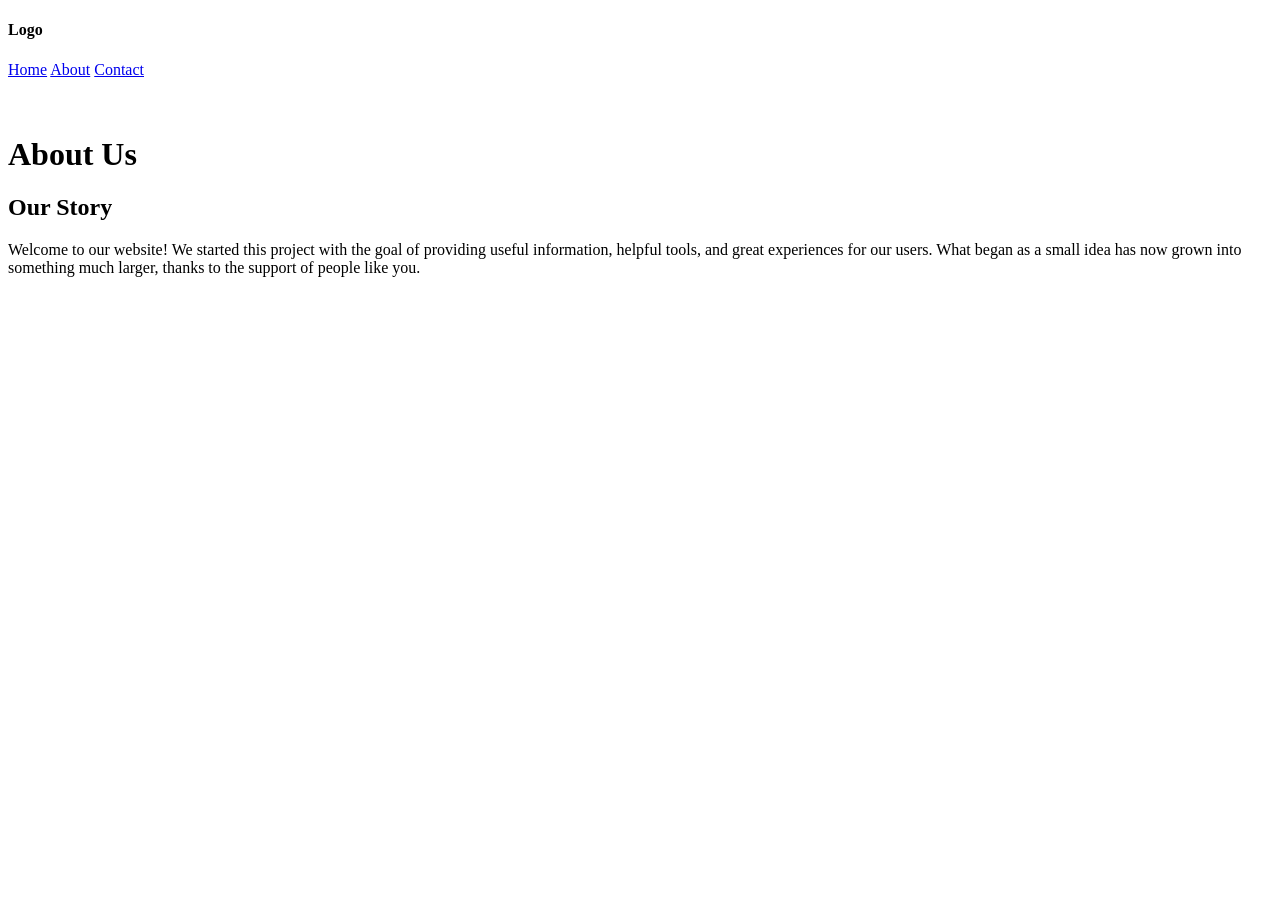
<file: HTML/about.html>
<!DOCTYPE html>
<html lang="en">
<head>
    <meta charset="UTF-8">
    <meta name="viewport" content="width=device-width, initial-scale=1.0">
    <title>About</title>
</head>
<body>
      <div id="header">
        <h4>Logo</h4>
        <div class="nav">
            <a href="index.html">Home</a>
            <a href="about.html">About</a>
            <a href="contact.html">Contact</a>
        </div>
    </div>

    <br>
    <br>
     <header>
        <h1>About Us</h1>
    </header>
    <section>
        <h2>Our Story</h2>
        <p>
            Welcome to our website! We started this project with the goal of providing useful information,
            helpful tools, and great experiences for our users. What began as a small idea has now grown
            into something much larger, thanks to the support of people like you.
        </p>
    </section>
</body>
</html>
</file>
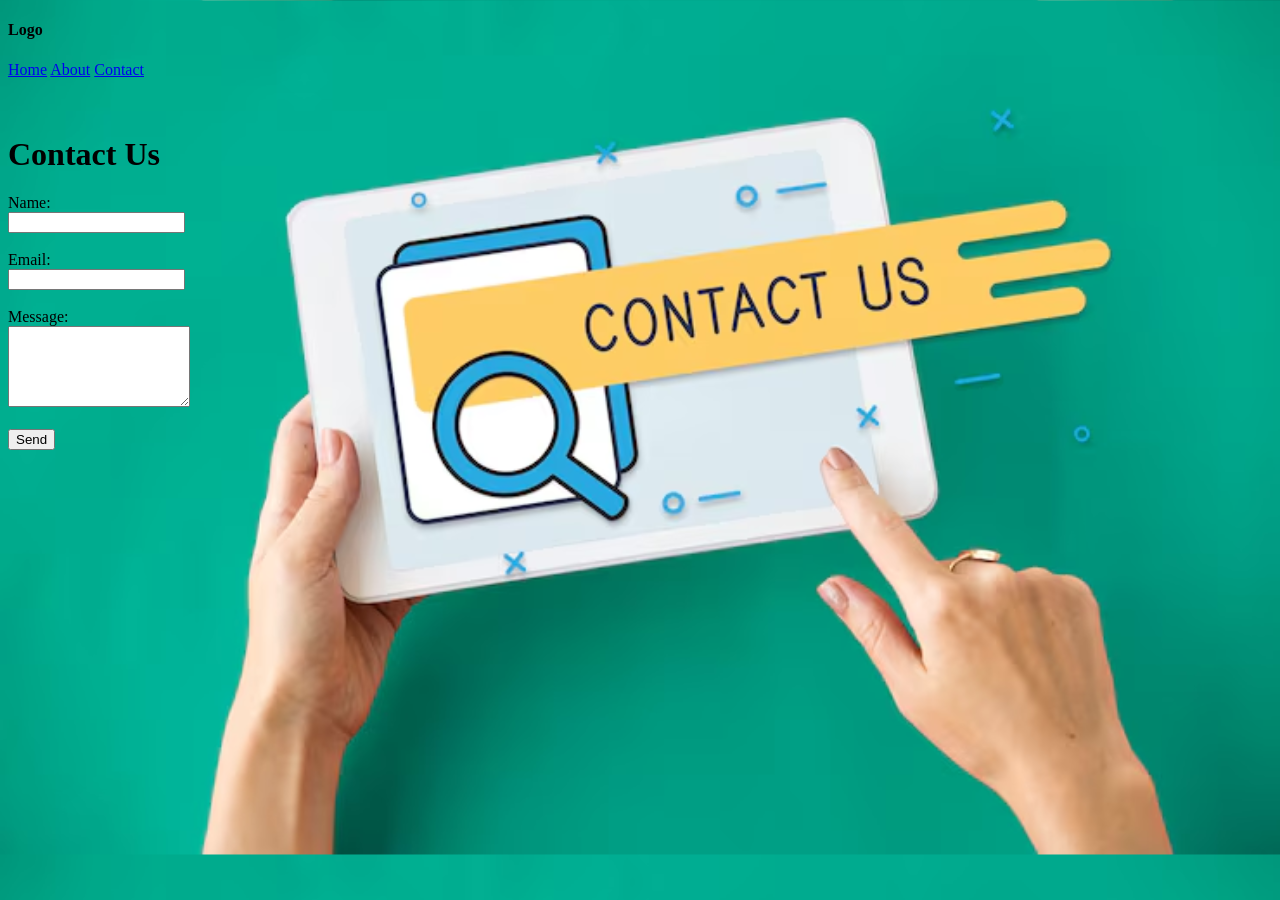
<file: HTML/contact.html>
<!DOCTYPE html>
<html lang="en">
<head>
    <meta charset="UTF-8">
    <meta name="viewport" content="width=device-width, initial-scale=1.0">
    <title>ontact Us</title>
</head>
<body background="contact.avif" style="background-size: cover;">
  <div id="header">
        <h4>Logo</h4>
        <div class="nav">
            <a href="index.html">Home</a>
            <a href="about.html">About</a>
            <a href="contact.html">Contact</a>
        </div>
    </div>

    <br>
    <br>
      <h1>Contact Us</h1>

    <form action="#" method="post">
        <label for="name">Name:</label><br>
        <input type="text" id="name" name="name" required><br><br>

        <label for="email">Email:</label><br>
        <input type="email" id="email" name="email" required><br><br>

        <label for="message">Message:</label><br>
        <textarea id="message" name="message" rows="5" required></textarea><br><br>

        <button type="submit">Send</button>
    </form>
</body>
</html>
</file>
<file: Bootstrap/styles.css>
* {
    margin: 0;
    padding: 0;
    box-sizing: border-box;
}
.simple h2 {
    font-size: 64px;
}

.Primary {
    color: #651FFF;
}

.simple {
    height: 625px;
    background-color: #00E5FF;
}

.my-btn {
    background-color: #651FFF;
    height: 48px;
    width: 402px;
    border-radius: 20px;
    display: flex;
    justify-content: center;
    align-items: center;

}

.my-btn a {
    text-decoration: none;
    color: white;
}

.storage-wrapper{
    background-color: white;
    width: 563px;
    height: 574px;
    border-radius: 25px;
  

}

.transfer{
    width: 564px;
    height: 474px;
    background-color: #651FFF;
    border-radius: 25px;
}
</file>
<file: class work 2/styles.css>
* {
    margin: 0;
    padding: 0;
    box-sizing: border-box;
}

.main-wrap{
    display: flex;
    justify-content: center;
    align-items: center;
    flex-direction: column;
}

.img-bg{
    background-image: url(./Baner.png);
    height: 710px;
    width: auto;
}
.navbar{
    display: flex;
    justify-content: space-evenly;
    align-items: center;
    height: 42px;
    width: 1442px;  
    padding: 50px 0px
}

.logo{
    color: #FFFFFF;
    font-size: 34px;
    font-weight: bold;
}

.nav-links{
    display: flex;
    justify-content: center;
    align-items: flex-end;
    gap:30px;
    height: 29px;
    width: 325px;
}

.nav-links a{
    text-decoration: none;
    color: #FFFFFF;
    font-size: 16px;
}

.nav-btn{

    padding: 10px 26px;
    background: rgba(255,255,255,0.25);
    border-radius: 25px;
    color: white;
    font-size: 14px;
    cursor: pointer;
    backdrop-filter: blur(4px);
    transition: 0.2s ease;
    
}
.content{
    display: flex;
    justify-content: center;
    align-items: center;
    flex-direction: column;
}

.content h1{
    color: white;
    font-size: 94px;
    font-weight: bold;
}

.content p{
    color: white;
    font-size: 16px;
    margin-top: 20px;
    margin-bottom: 40px;
    text-align: center;
    line-height: 1.5;
}
.main-wrap{
    display: flex;
    justify-content: center;
    align-items: center;
}

.partners img{
    width: 1134px;
    height: auto;
}

.partners{

    margin-top: 100px;
}

.partners h2{
    margin-top: 60px;
    color: #231A36;
    font-size: 40px;
    font-weight: bold;
    text-align: center;
}

.partners p{
    color:#426666;
    margin-top: 16px;
    text-align: center;
    line-height: 1.5;
}

.cart{
    display: flex;
    margin-top: 40px;

}

.influecer-cart{
    display: flex;
    flex-direction: column;
   width: 337px;
   height: 206px;
   margin-right: 100px;

}

.influecer-cart p{
    margin-top: 10px;
    text-align: start;
    font-size: 16px;
    color: #231A36;
    font-weight: bold;

}
.influecer-cart h1{
    margin-top: 10px;
    text-align: start;
    font-size: 30px;
    color:black;
  font-weight: lighter;

}


.influecer-cart label{
    margin-top: 14px;
    text-align: start;
    font-size: 15px;
    color:#426666;
  font-weight: lighter;

}

.influecer-cart a{

    margin-top: 14px;
    text-align: start;
    font-size: 15px;
    color:black;
  font-weight: lighter;

}
.influecer-image{
    display: flex;
     width: 240px;
   height: 282px;
   padding-top: 79px;
    margin-top: -95px;
    padding-left: 75px;
}
</file>
<file: Class work 5/styles.css>
*{
    margin: 0;
    padding: 0;
    box-sizing: border-box;
}
.container{
    max-width: 1127px;
    margin: 0 auto;
    padding: 0 auto;

}



.secondary{
text-decoration: none;
    color: black;
    border: 1px solid black;
    padding: 10px 20px;
    border-radius: 5px;
    margin-right: 10px;
    font-weight: 500;
    border-radius: 10px;
}

.Primary{
     color: white;
     text-decoration: none;
    border: 1px solid black;
    padding: 10px 20px;
    border-radius: 5px;
    margin-right: 10px;
    font-weight: 500;
    border-radius: 10px; 
    background-color: #651FFF;
}

.navwrap{
    padding: 10px 5px;
    display: flex;
    justify-content: space-between;
    align-items: center;
   
}

.line-break {
  display: block;
}

.web{
    color: #651FFF;
}
.banerwrap{
    width: auto;
    height: auto;
    text-align: center;
    background-color: #EBE5FA;
}
.banerwrap > div{
padding-bottom: 50px;
}
.banerwrap h2{
    padding-top: 85px;
    font-size: 56px;
}

.banerwrap p{
  font-size: 20px;
  padding: 50px 0px;
  color: #5C5F6E;
}

.lightningwrapper{
    text-align: center;
    margin-top: 130px;
}

.lightningwrapper h2{
    font-size: 48px;
}

.lightningwrapper p{
    font-size: 18px;
    color: #838696;
}

.lightning{
    margin-bottom: 50px;
}



.works h2{
    font-size: 48px;
}

.footer{
    background-color:#1A284E;
    color: aliceblue;
}


.footer ul{
list-style: none;
padding: 0px;
}
.footer ul li{
margin-bottom: 5px;
}
</file>
<file: Class work4/styles.css>
*{
    margin: 0;
    padding: 0;
    box-sizing: border-box;
    font-family: "Poppins", sans-serif;
}
.navbar{
    display: flex;
    justify-content: space-between;
    align-items: center;
    height: 64px;
    width: 1440px;
    margin-top: 15px;
}

.signbtn{
    text-decoration: none;
    color: black;
    border: 1px solid black;
    padding: 10px 20px;
    border-radius: 5px;
    margin-right: 10px;
    font-weight: 500;
    border-radius: 10px;
}

.createbtn{
    text-decoration: none;
    color: white;
    background-color: #2563EB;
    padding: 10px 20px;
    border-radius: 5px;
    font-weight: 500;
    border-radius: 10px;
}

.container{
    max-width: 1124px;
    margin: 0 auto;
    padding: 0 auto;

}

.main{
    text-align: center;
}

.btn-sca{
    display: inline-block;
}
</file>
<file: Classwork1/style.css>
body {
    font-family: 'Inter', sans-serif;
    padding: 0 80px;
    display: flex;
    flex-direction: column;
    justify-content: center;
   
  
}
.nav-links{
    display: flex;
    align-items: center;
    justify-content: space-between;
    border-bottom: 2px solid #D4D4D4;
    padding: 20px 0px;

}

.nav-links ul {
    display: flex;
    list-style-type: none;
    gap: 47px;
    
}

.nav-links ul a{
    text-decoration: none;
    color: black;
}

.nav-label {
    display: flex;
    align-items: center;
    justify-content: center;
    background-color: #2E40A0;
    width: 177px;
    height: 55px;
    border-radius: 50px;
    font-size: 16px;
}

.nav-label a {
    text-decoration: none;
    color: white;
}

.content {   
  
    justify-content: center;
    align-items: center;
    flex-direction: column;
    margin-top: 30px;
}

.content h1{ 
    font-size: 48px;
    font-weight: 700;
    margin-bottom: 20px;    
}

.content p{
    text-align: center;
    line-height: 1.5;
     font-weight: 700;
}

.flex-container{
    margin-top: 50px;
    display: flex;
    gap: 40px;
    flex-wrap: wrap;
    justify-content: center;
}

footer {
    margin-top: 20px;
    padding: 20px 0px;
    text-align: center;
}
</file>
<file: Classwork3 /style.css>
@import url('https://fonts.googleapis.com/css2?family=Poppins:ital,wght@0,100;0,200;0,300;0,400;0,500;0,600;0,700;0,800;0,900;1,100;1,200;1,300;1,400;1,500;1,600;1,700;1,800;1,900&display=swap');

*{
    margin: 0;
    padding: 0;
    box-sizing: border-box;
    
}

body{
font-family: 'Poppins', sans-serif;

}

.container{
    max-width: 1114px;
    margin: 0px auto;
}


a{
    text-decoration: none;
    color: white;
    display: inline-block;
}

header{
    padding: 20px 0px;
}

.head-wrapper{
display: flex;
align-items: center;
justify-content: space-between;
}

.head-wrapper nav{
       display: flex;
       gap: 40px;
}

.btn{
    padding: 15px 20px;
    border-radius: 50px;
}

.btn.primary {
    background-color: #231A36;
}

.btn.secondary{
    background-color: rgba(255, 250, 249, 0.2);
    color: white; 
}

.banner{
    text-align: center;
    padding: 50px 0px 100px 0px;
 
}

.banner h1{
    font-size: 94px;
    margin-bottom:24px;
    color: white;
}

.banner p {
    color: white;
    margin-bottom: 35px;
}

main{
    background-image: url("./image/banner.png");
   background-size: cover;
}

.trusted-clients-wrapper p{
    text-align: center;
    margin-bottom: 40px;
    margin-top: 70px;
    color: #B2B7BE;
}

.clients-logos{
  display: flex;
  align-items: center;
  margin-bottom: 70px;
  flex-wrap: wrap;
  gap: 50px; 
}

.clients-logos img {
  flex: 0 0 calc((100% / 6) - (50px * (5 / 6)));
  
}

.Solution h2{
    text-align: center;
    font-size: 40px;
    margin-bottom: 30px;
    color: #231A36;
}

.Solution p{
    text-align: center;
    margin-bottom: 24px;
    color: #426666;
}

.first-cart {
    margin-top: 40px;
  
}

.first-cart label{
    font-size: 14px;
    color: #B33CDB;
}

.first-cart h3{
    margin: 20px 0px 9px 0px;
   font-size: 30px;
}

.first-cart a{
    margin-top: 15px;
    color: #42424A;
}

.first-cart p{
  font-size: 16px;
    color: #426666;
}


.cart-container{
    max-width: 750px;
    margin: 0px auto;
    
}

.first-card-wrapper{
    display: flex;
    justify-content: space-between;
    margin-bottom: 97px;
}

.community-cart-wrapper label{
    color: #FBBA33;

}


.service-cart-wrapper label{
    color: #DE2879;
}

.counter{
    background-color: #231A36;
    height: 590px;
    width: 1440;
}

.counter h4{
    font-size: 40px;
    color: #FFFFFF;
}

.media{
    text-align: center;
    padding: 116px 0px 20px 0px;
}

.media p{
    color: #7B9292;
}

.numbers label{
    font-size: 40px;
    color: #FFFFFF;
}

.numbers p{
font-size: 14px;
color: #7B9292;
}



.number-wrapper{
    display: flex;
    justify-content: space-around; 
    margin-top: 120px;
}

.need > div h2{
    padding: 110px 0px 0px 0px;
    text-align: center;
    font-size: 40px;
    font-weight: bold
}



.need > div p{
    text-align: center;
    margin: 20px 0px 95px 0px;
    color: #426666;
}

.need-wrapper{
    display: flex;
    justify-content: space-between;
    gap: 30px;
}

.need-img-container{
    position: relative;

}



.need-img-container > div >img{
    width: 100%;
}



.cart-state{
padding: 20px 50px 15px 50px;
height: 170px;
width: 270px;
background-color: #FFFFFF;
position: absolute;
bottom: -65px;
left: 0px;
}

.cart-state >div{
    display: flex;
    gap: 20px;
}

.cart-state a{
    color: #B33CDB;
}

.cart-state >div>div span{
font-size: 10px;

}

.happy{
    margin-top: 80px;
}

.happy >div>div h2{
    font-size: 40px;
}

.sec-head {
   text-align: center;
 
}

.sec-head h2{
    position: relative;
    display: inline-block;
}

.sec-head h2 img{
    width: 50px;
    height: 50px;
    position: absolute;
    top: -30px;
    left: -25px;
   
}
.think{
    margin-top: 70px;
text-align: center;

}


@media only screen and (max-width: 700px){
    .head-wrapper{
        flex-direction: column;

    }

    .banner h1{
        font-size: 48px;
    }

    .clients-logos{
        flex: 0 0 calc(100% / 2 - 40px);
        align-items: center;
        justify-content: center;
    }


    .first-card-wrapper{
        flex-direction: column;
        align-items: center;
    }
    .first-cart {
    text-align: center;
    }
}


@media only screen and (min-width: 1100px) {

    .line-break {
        display: block;
    }


}
</file>
<file: Color Pallet/style.css>
body {
  font-family: Arial, sans-serif;
  text-align: center;
}

#palette {
  display: flex;
  margin-top: 20px;
}

.color {
  flex: 1;
  height: 250px;
  display: flex;
  flex-direction: column;
  justify-content: space-between;
  align-items: center;
  cursor: pointer;
  color: white;
  font-weight: bold;
  padding: 10px;
}

.color button {
  background: rgba(0,0,0,0.5);
  border: none;
  color: white;
  padding: 5px;
  cursor: pointer;
}

.locked {
  border: 5px solid black;
}
</file>
<file: HTML/style.css>
.navbar{
    width: 100%;
    height: 25px;
    background-color: brown;
}
</file>
